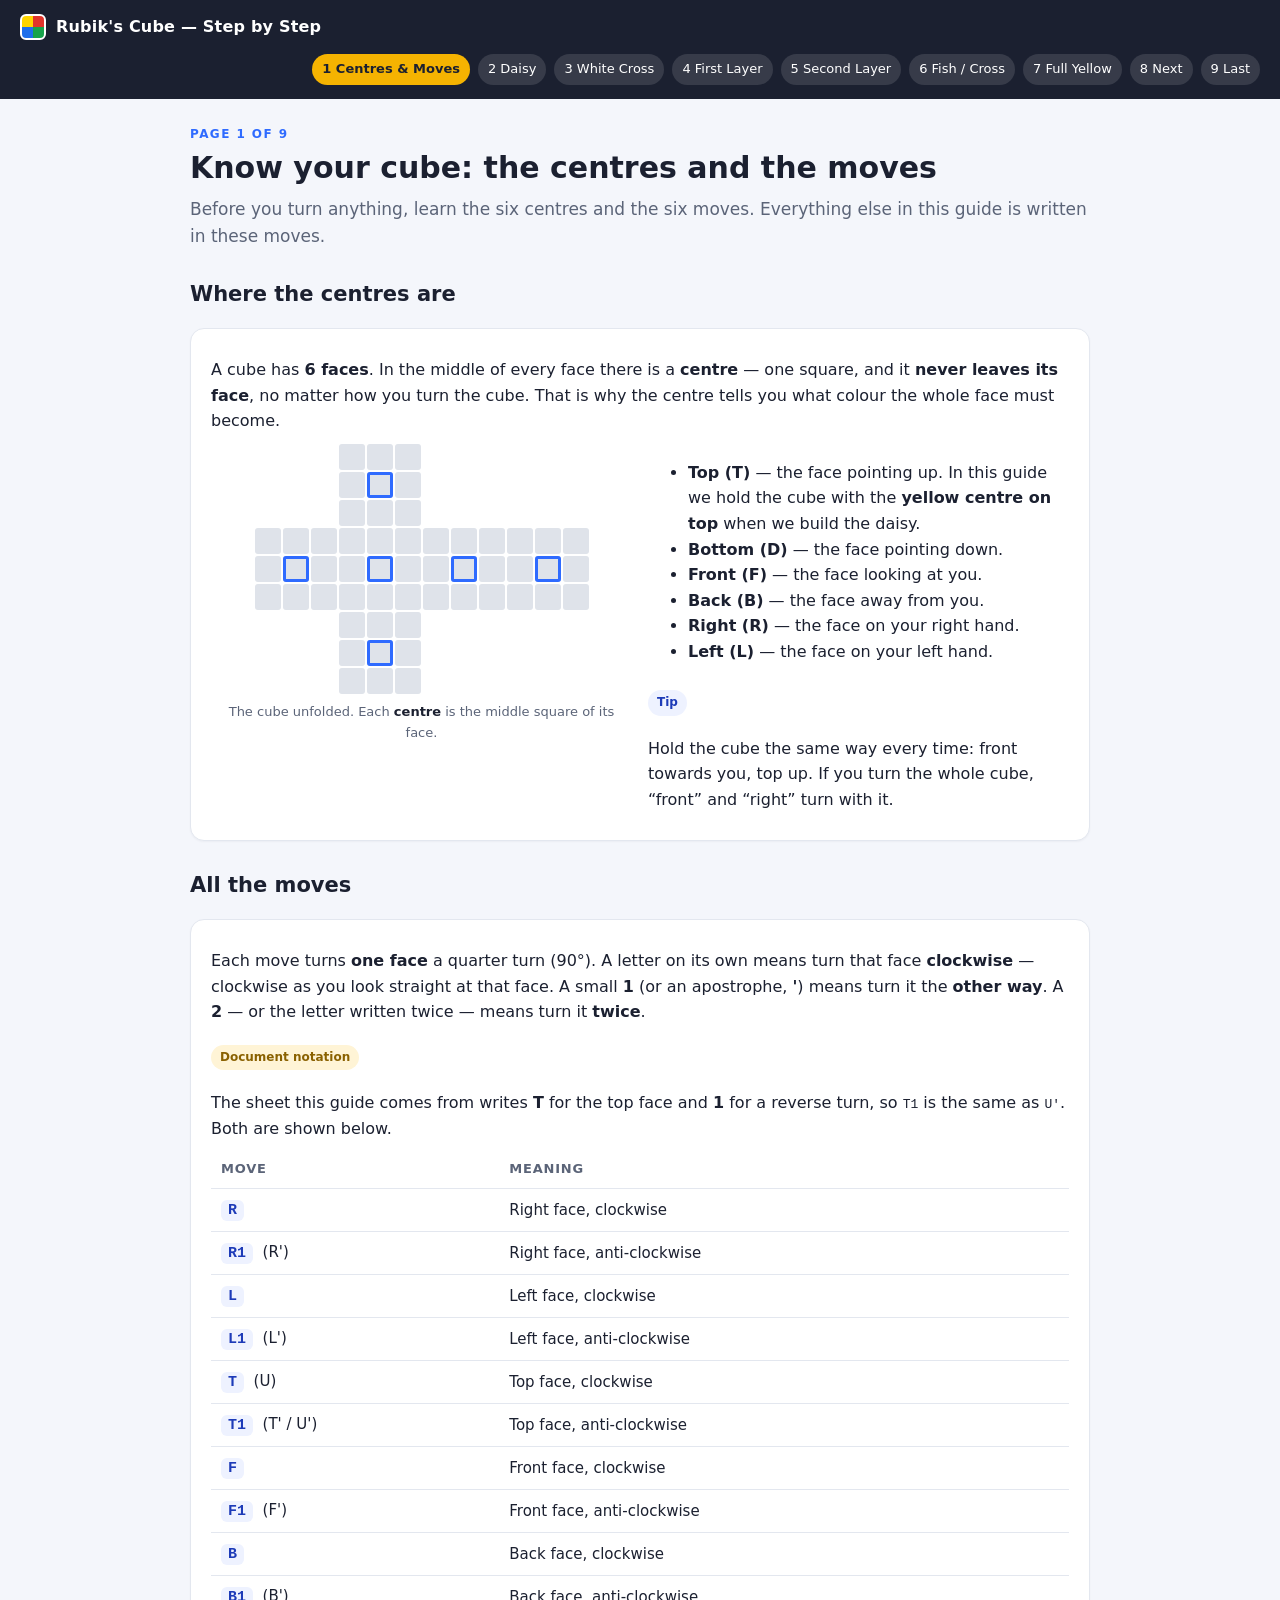
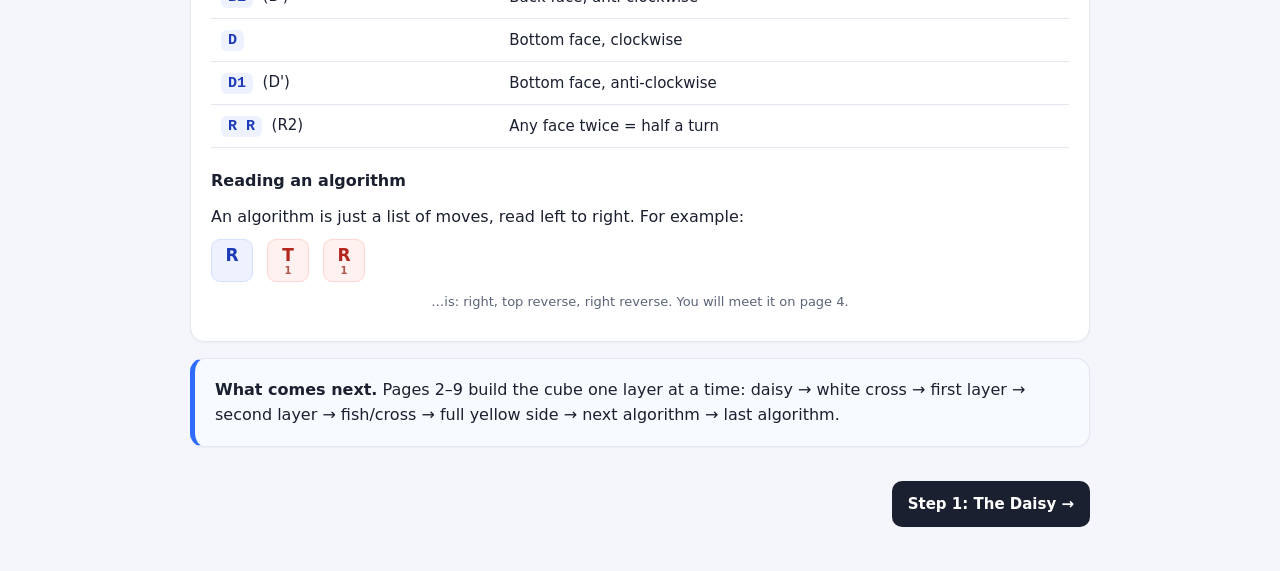
<file: index.html>
<!DOCTYPE html>
<html lang="en">
<head>
<meta charset="utf-8">
<meta name="viewport" content="width=device-width, initial-scale=1">
<title>1 · Centres &amp; Moves — How to Solve the Rubik's Cube</title>
<link rel="stylesheet" href="style.css">
</head>
<body>
<header class="top">
  <span class="logo"><span class="cube-ico"></span> Rubik's Cube — Step by Step</span>
  <nav>
    <a href="index.html">1 Centres &amp; Moves</a>
    <a href="02-daisy.html">2 Daisy</a>
    <a href="03-white-cross.html">3 White Cross</a>
    <a href="04-first-layer.html">4 First Layer</a>
    <a href="05-second-layer.html">5 Second Layer</a>
    <a href="06-fish-cross.html">6 Fish / Cross</a>
    <a href="07-yellow-side.html">7 Full Yellow</a>
    <a href="08-next-algorithm.html">8 Next</a>
    <a href="09-last-algorithm.html">9 Last</a>
  </nav>
</header>

<main>
  <p class="eyebrow">Page 1 of 9</p>
  <h1>Know your cube: the centres and the moves</h1>
  <p class="lead">Before you turn anything, learn the six centres and the six moves. Everything else in this
  guide is written in these moves.</p>

  <h2>Where the centres are</h2>
  <div class="card">
    <p>A cube has <b>6 faces</b>. In the middle of every face there is a <b>centre</b> — one square, and it
    <b>never leaves its face</b>, no matter how you turn the cube. That is why the centre tells you what colour
    the whole face must become.</p>
    <div class="grid2">
      <div class="face-wrap">
        <div class="net" id="net"></div>
        <div class="face-cap">The cube unfolded. Each <b>centre</b> is the middle square of its face.</div>
      </div>
      <div>
        <ul>
          <li><b>Top (T)</b> — the face pointing up. In this guide we hold the cube with the
              <b>yellow centre on top</b> when we build the daisy.</li>
          <li><b>Bottom (D)</b> — the face pointing down.</li>
          <li><b>Front (F)</b> — the face looking at you.</li>
          <li><b>Back (B)</b> — the face away from you.</li>
          <li><b>Right (R)</b> — the face on your right hand.</li>
          <li><b>Left (L)</b> — the face on your left hand.</li>
        </ul>
        <p class="pill">Tip</p>
        <p>Hold the cube the same way every time: front towards you, top up. If you turn the whole cube,
        “front” and “right” turn with it.</p>
      </div>
    </div>
  </div>

  <h2>All the moves</h2>
  <div class="card">
    <p>Each move turns <b>one face</b> a quarter turn (90°). A letter on its own means turn that face
    <b>clockwise</b> — clockwise as you look straight at that face. A small <b>1</b> (or an apostrophe, <b>'</b>)
    means turn it the <b>other way</b>. A <b>2</b> — or the letter written twice — means turn it <b>twice</b>.</p>
    <p class="pill doc">Document notation</p>
    <p>The sheet this guide comes from writes <b>T</b> for the top face and <b>1</b> for a reverse turn, so
    <code>T1</code> is the same as <code>U'</code>. Both are shown below.</p>
    <table class="moves">
      <tr><th>Move</th><th>Meaning</th></tr>
      <tr><td><code>R</code></td><td>Right face, clockwise</td></tr>
      <tr><td><code>R1</code> &nbsp;(R')</td><td>Right face, anti-clockwise</td></tr>
      <tr><td><code>L</code></td><td>Left face, clockwise</td></tr>
      <tr><td><code>L1</code> &nbsp;(L')</td><td>Left face, anti-clockwise</td></tr>
      <tr><td><code>T</code> &nbsp;(U)</td><td>Top face, clockwise</td></tr>
      <tr><td><code>T1</code> &nbsp;(T' / U')</td><td>Top face, anti-clockwise</td></tr>
      <tr><td><code>F</code></td><td>Front face, clockwise</td></tr>
      <tr><td><code>F1</code> &nbsp;(F')</td><td>Front face, anti-clockwise</td></tr>
      <tr><td><code>B</code></td><td>Back face, clockwise</td></tr>
      <tr><td><code>B1</code> &nbsp;(B')</td><td>Back face, anti-clockwise</td></tr>
      <tr><td><code>D</code></td><td>Bottom face, clockwise</td></tr>
      <tr><td><code>D1</code> &nbsp;(D')</td><td>Bottom face, anti-clockwise</td></tr>
      <tr><td><code>R R</code> &nbsp;(R2)</td><td>Any face twice = half a turn</td></tr>
    </table>
    <h3>Reading an algorithm</h3>
    <p>An algorithm is just a list of moves, read left to right. For example:</p>
    <div class="alg" id="demo"></div>
    <p class="face-cap">…is: right, top reverse, right reverse. You will meet it on page 4.</p>
  </div>

  <div class="card tip">
    <b>What comes next.</b> Pages 2–9 build the cube one layer at a time: daisy → white cross → first layer →
    second layer → fish/cross → full yellow side → next algorithm → last algorithm.
  </div>

  <div class="steps-nav">
    <span class="spacer"></span>
    <a href="02-daisy.html">Step 1: The Daisy →</a>
  </div>
</main>

<script src="cube.js"></script>
<script>
  drawNet("#net", {
    U: "xxxxwxxxx", R: "xxxxrxxxx", F: "xxxxgxxxx",
    L: "xxxxoxxxx", B: "xxxxbxxxx", D: "xxxxyxxxx"
  }, ["U4","R4","F4","L4","B4","D4"]);
  drawAlg("#demo", "R T' R'");
</script>
</body>
</html>
</file>
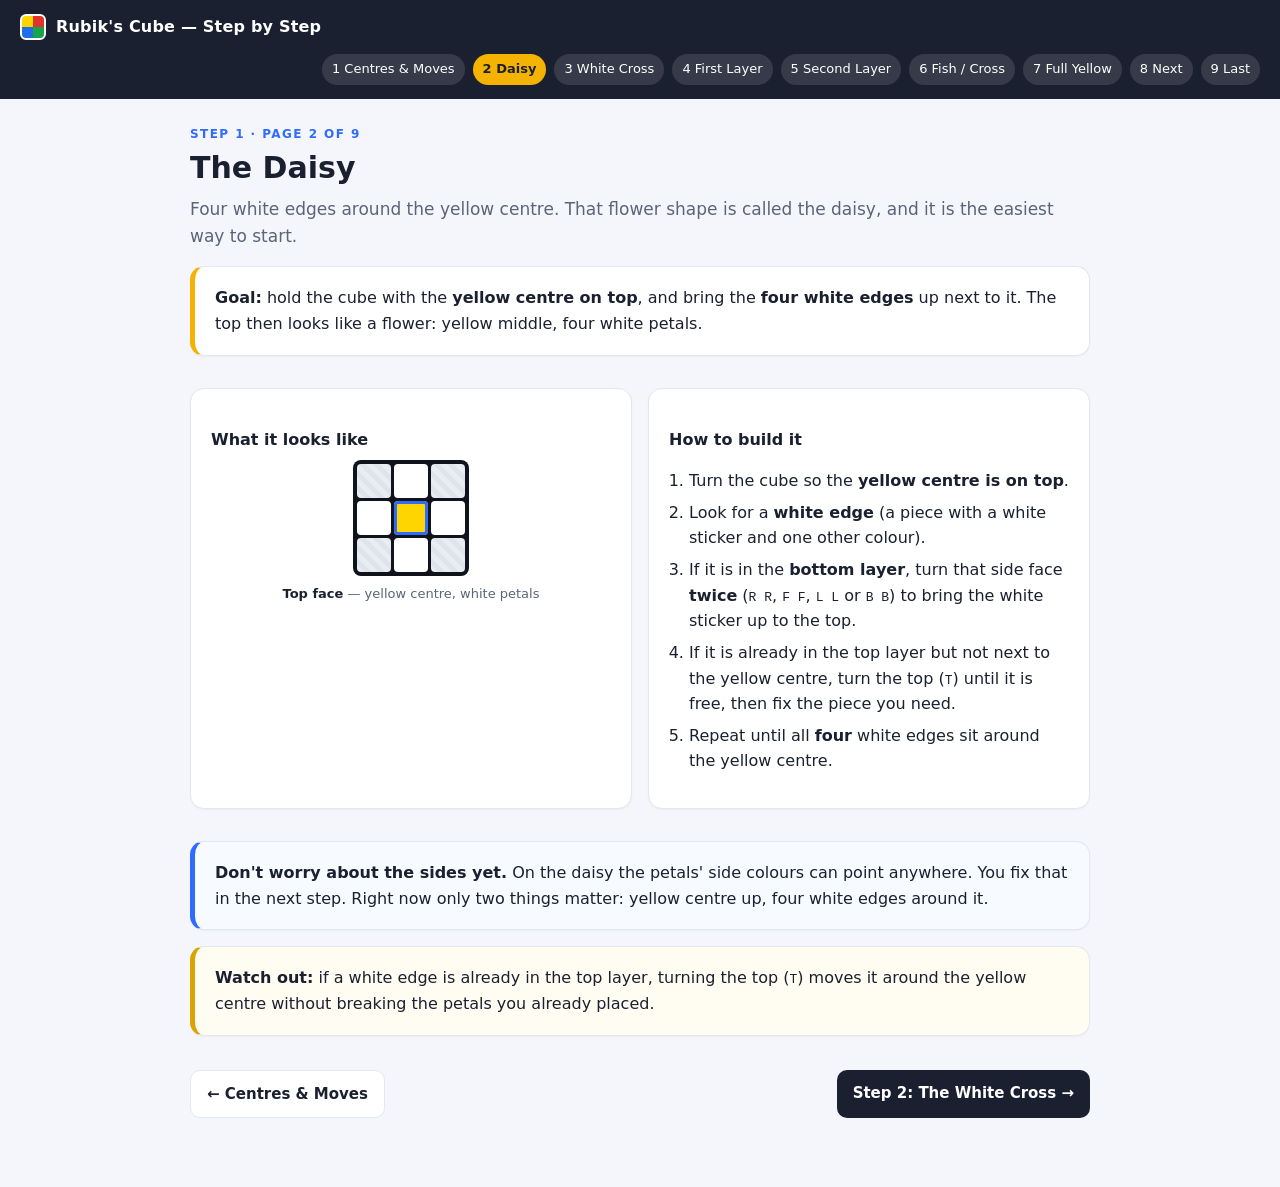
<file: 02-daisy.html>
<!DOCTYPE html>
<html lang="en">
<head>
<meta charset="utf-8">
<meta name="viewport" content="width=device-width, initial-scale=1">
<title>2 · Step 1: The Daisy — How to Solve the Rubik's Cube</title>
<link rel="stylesheet" href="style.css">
</head>
<body>
<header class="top">
  <span class="logo"><span class="cube-ico"></span> Rubik's Cube — Step by Step</span>
  <nav>
    <a href="index.html">1 Centres &amp; Moves</a>
    <a href="02-daisy.html">2 Daisy</a>
    <a href="03-white-cross.html">3 White Cross</a>
    <a href="04-first-layer.html">4 First Layer</a>
    <a href="05-second-layer.html">5 Second Layer</a>
    <a href="06-fish-cross.html">6 Fish / Cross</a>
    <a href="07-yellow-side.html">7 Full Yellow</a>
    <a href="08-next-algorithm.html">8 Next</a>
    <a href="09-last-algorithm.html">9 Last</a>
  </nav>
</header>

<main>
  <p class="eyebrow">Step 1 · Page 2 of 9</p>
  <h1>The Daisy</h1>
  <p class="lead">Four white edges around the yellow centre. That flower shape is called the daisy, and it is
  the easiest way to start.</p>

  <div class="card goal">
    <b>Goal:</b> hold the cube with the <b>yellow centre on top</b>, and bring the <b>four white edges</b> up
    next to it. The top then looks like a flower: yellow middle, four white petals.
  </div>

  <div class="grid2">
    <div class="card">
      <h3>What it looks like</h3>
      <div class="face-wrap">
        <div class="face" id="f-top"></div>
        <div class="face-cap"><b>Top face</b> — yellow centre, white petals</div>
      </div>
    </div>
    <div class="card">
      <h3>How to build it</h3>
      <ol class="steps">
        <li>Turn the cube so the <b>yellow centre is on top</b>.</li>
        <li>Look for a <b>white edge</b> (a piece with a white sticker and one other colour).</li>
        <li>If it is in the <b>bottom layer</b>, turn that side face <b>twice</b> (<code>R R</code>, <code>F F</code>,
            <code>L L</code> or <code>B B</code>) to bring the white sticker up to the top.</li>
        <li>If it is already in the top layer but not next to the yellow centre, turn the top
            (<code>T</code>) until it is free, then fix the piece you need.</li>
        <li>Repeat until all <b>four</b> white edges sit around the yellow centre.</li>
      </ol>
    </div>
  </div>

  <div class="card tip">
    <b>Don't worry about the sides yet.</b> On the daisy the petals' side colours can point anywhere. You fix
    that in the next step. Right now only two things matter: yellow centre up, four white edges around it.
  </div>

  <div class="card note">
    <b>Watch out:</b> if a white edge is already in the top layer, turning the top (<code>T</code>) moves it
    around the yellow centre without breaking the petals you already placed.
  </div>

  <div class="steps-nav">
    <a class="ghost" href="index.html">← Centres &amp; Moves</a>
    <a href="03-white-cross.html">Step 2: The White Cross →</a>
  </div>
</main>

<script src="cube.js"></script>
<script>drawFace("#f-top", "xwxwywxwx", [4]);</script>
</body>
</html>
</file>
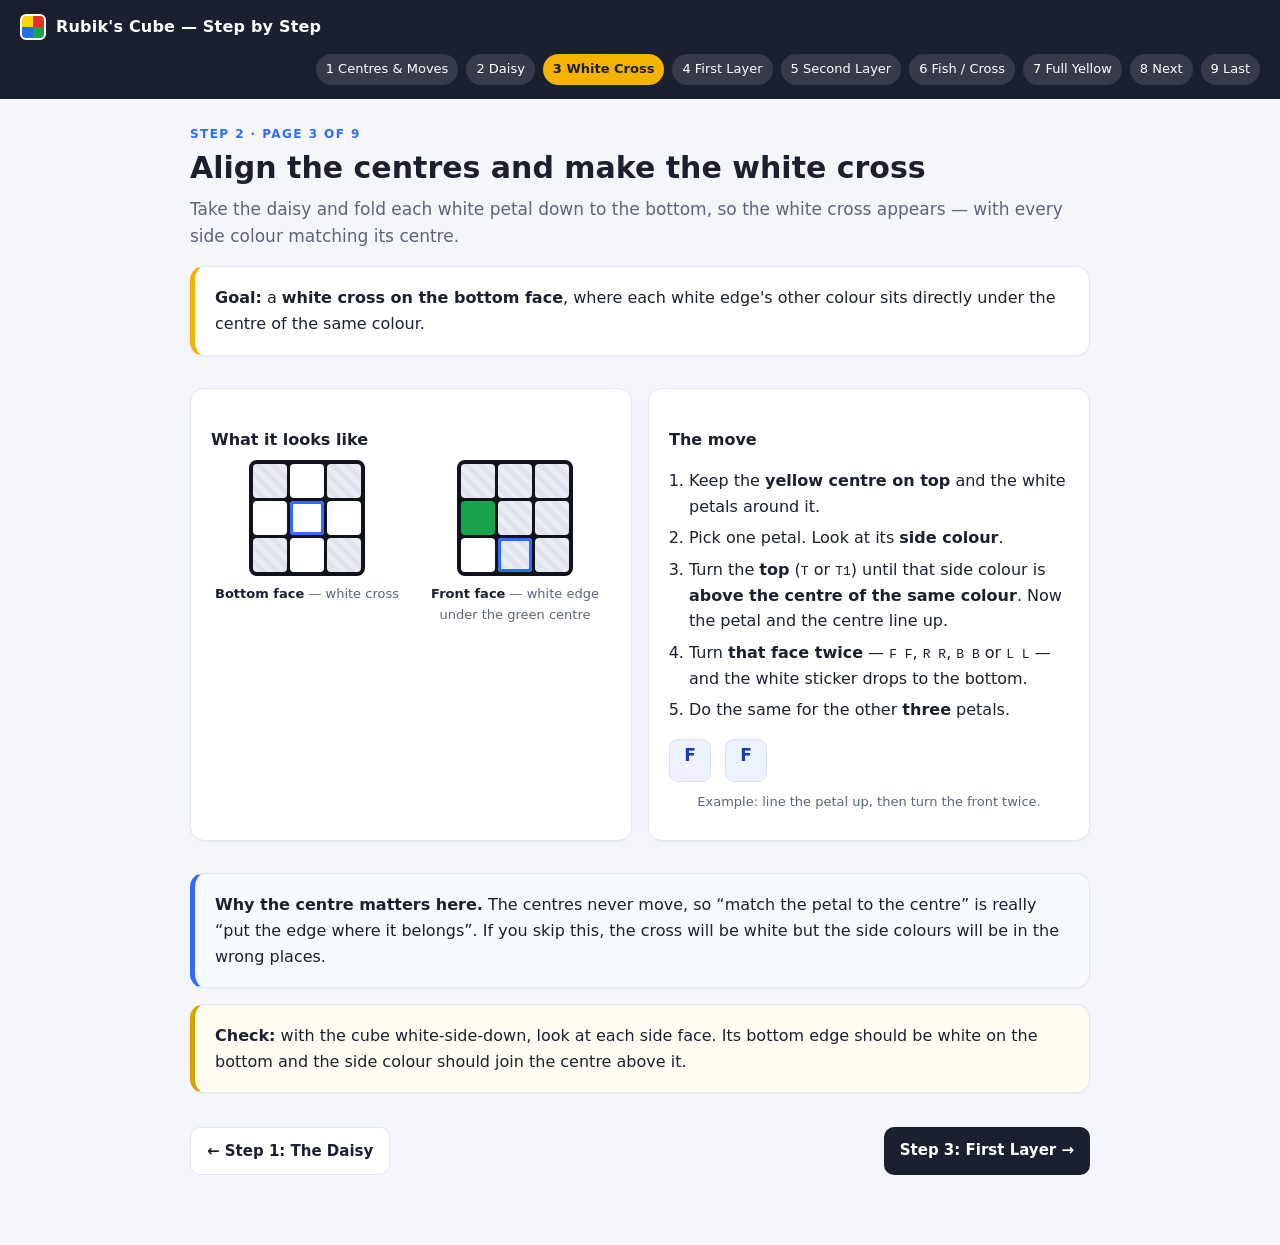
<file: 03-white-cross.html>
<!DOCTYPE html>
<html lang="en">
<head>
<meta charset="utf-8">
<meta name="viewport" content="width=device-width, initial-scale=1">
<title>3 · Step 2: The White Cross — How to Solve the Rubik's Cube</title>
<link rel="stylesheet" href="style.css">
</head>
<body>
<header class="top">
  <span class="logo"><span class="cube-ico"></span> Rubik's Cube — Step by Step</span>
  <nav>
    <a href="index.html">1 Centres &amp; Moves</a>
    <a href="02-daisy.html">2 Daisy</a>
    <a href="03-white-cross.html">3 White Cross</a>
    <a href="04-first-layer.html">4 First Layer</a>
    <a href="05-second-layer.html">5 Second Layer</a>
    <a href="06-fish-cross.html">6 Fish / Cross</a>
    <a href="07-yellow-side.html">7 Full Yellow</a>
    <a href="08-next-algorithm.html">8 Next</a>
    <a href="09-last-algorithm.html">9 Last</a>
  </nav>
</header>

<main>
  <p class="eyebrow">Step 2 · Page 3 of 9</p>
  <h1>Align the centres and make the white cross</h1>
  <p class="lead">Take the daisy and fold each white petal down to the bottom, so the white cross appears —
  with every side colour matching its centre.</p>

  <div class="card goal">
    <b>Goal:</b> a <b>white cross on the bottom face</b>, where each white edge's other colour sits directly
    under the centre of the same colour.
  </div>

  <div class="grid2">
    <div class="card">
      <h3>What it looks like</h3>
      <div class="grid2">
        <div class="face-wrap">
          <div class="face" id="f-down"></div>
          <div class="face-cap"><b>Bottom face</b> — white cross</div>
        </div>
        <div class="face-wrap">
          <div class="face" id="f-front"></div>
          <div class="face-cap"><b>Front face</b> — white edge under the green centre</div>
        </div>
      </div>
    </div>
    <div class="card">
      <h3>The move</h3>
      <ol class="steps">
        <li>Keep the <b>yellow centre on top</b> and the white petals around it.</li>
        <li>Pick one petal. Look at its <b>side colour</b>.</li>
        <li>Turn the <b>top</b> (<code>T</code> or <code>T1</code>) until that side colour is
            <b>above the centre of the same colour</b>. Now the petal and the centre line up.</li>
        <li>Turn <b>that face twice</b> — <code>F F</code>, <code>R R</code>, <code>B B</code> or <code>L L</code> —
            and the white sticker drops to the bottom.</li>
        <li>Do the same for the other <b>three</b> petals.</li>
      </ol>
      <div class="alg" id="alg"></div>
      <p class="face-cap">Example: line the petal up, then turn the front twice.</p>
    </div>
  </div>

  <div class="card tip">
    <b>Why the centre matters here.</b> The centres never move, so “match the petal to the centre” is really
    “put the edge where it belongs”. If you skip this, the cross will be white but the side colours will be
    in the wrong places.
  </div>

  <div class="card note">
    <b>Check:</b> with the cube white-side-down, look at each side face. Its bottom edge should be white on
    the bottom and the side colour should join the centre above it.
  </div>

  <div class="steps-nav">
    <a class="ghost" href="02-daisy.html">← Step 1: The Daisy</a>
    <a href="04-first-layer.html">Step 3: First Layer →</a>
  </div>
</main>

<script src="cube.js"></script>
<script>
  drawFace("#f-down", "xwxwwwxwx", [4]);
  drawFace("#f-front", "xxxgxxwx", [7]);
  drawAlg("#alg", "F F");
</script>
</body>
</html>
</file>
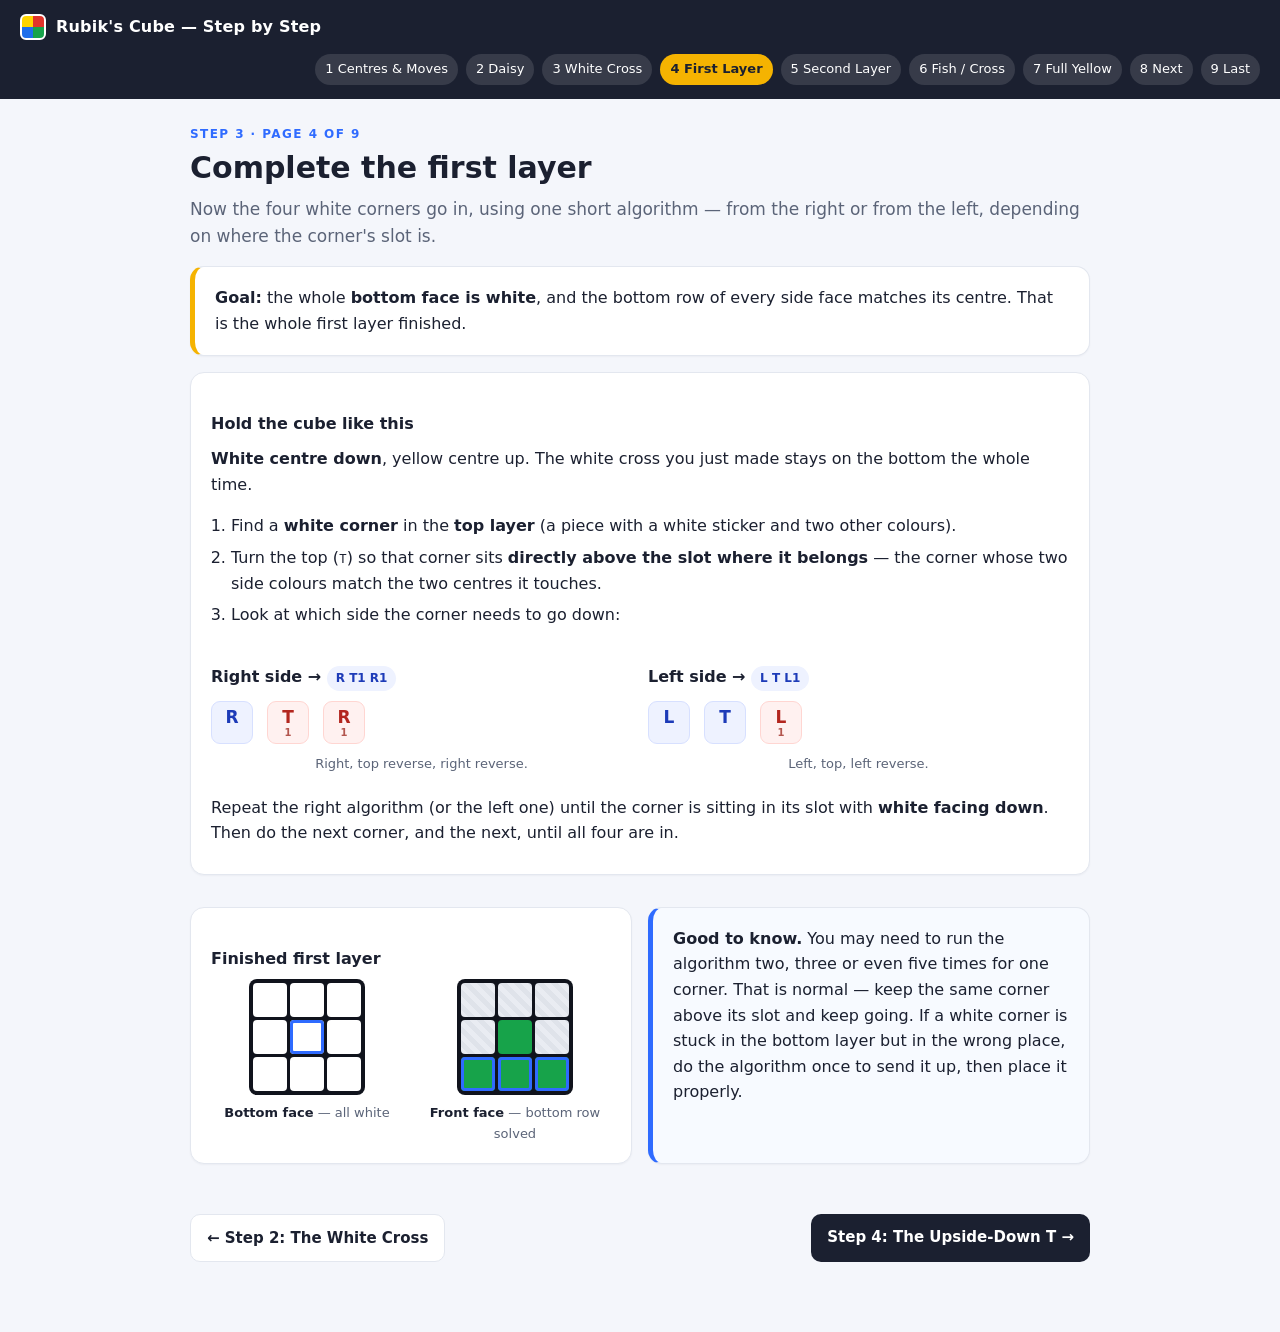
<file: 04-first-layer.html>
<!DOCTYPE html>
<html lang="en">
<head>
<meta charset="utf-8">
<meta name="viewport" content="width=device-width, initial-scale=1">
<title>4 · Step 3: Complete the First Layer — How to Solve the Rubik's Cube</title>
<link rel="stylesheet" href="style.css">
</head>
<body>
<header class="top">
  <span class="logo"><span class="cube-ico"></span> Rubik's Cube — Step by Step</span>
  <nav>
    <a href="index.html">1 Centres &amp; Moves</a>
    <a href="02-daisy.html">2 Daisy</a>
    <a href="03-white-cross.html">3 White Cross</a>
    <a href="04-first-layer.html">4 First Layer</a>
    <a href="05-second-layer.html">5 Second Layer</a>
    <a href="06-fish-cross.html">6 Fish / Cross</a>
    <a href="07-yellow-side.html">7 Full Yellow</a>
    <a href="08-next-algorithm.html">8 Next</a>
    <a href="09-last-algorithm.html">9 Last</a>
  </nav>
</header>

<main>
  <p class="eyebrow">Step 3 · Page 4 of 9</p>
  <h1>Complete the first layer</h1>
  <p class="lead">Now the four white corners go in, using one short algorithm — from the right or from the
  left, depending on where the corner's slot is.</p>

  <div class="card goal">
    <b>Goal:</b> the whole <b>bottom face is white</b>, and the bottom row of every side face matches its
    centre. That is the whole first layer finished.
  </div>

  <div class="card">
    <h3>Hold the cube like this</h3>
    <p><b>White centre down</b>, yellow centre up. The white cross you just made stays on the bottom the whole
    time.</p>
    <ol class="steps">
      <li>Find a <b>white corner</b> in the <b>top layer</b> (a piece with a white sticker and two other
          colours).</li>
      <li>Turn the top (<code>T</code>) so that corner sits <b>directly above the slot where it belongs</b> —
          the corner whose two side colours match the two centres it touches.</li>
      <li>Look at which side the corner needs to go down:</li>
    </ol>
    <div class="grid2">
      <div>
        <h3>Right side → <span class="pill">R T1 R1</span></h3>
        <div class="alg" id="alg-right"></div>
        <p class="face-cap">Right, top reverse, right reverse.</p>
      </div>
      <div>
        <h3>Left side → <span class="pill">L T L1</span></h3>
        <div class="alg" id="alg-left"></div>
        <p class="face-cap">Left, top, left reverse.</p>
      </div>
    </div>
    <p>Repeat the right algorithm (or the left one) until the corner is sitting in its slot with
    <b>white facing down</b>. Then do the next corner, and the next, until all four are in.</p>
  </div>

  <div class="grid2">
    <div class="card">
      <h3>Finished first layer</h3>
      <div class="grid2">
        <div class="face-wrap">
          <div class="face" id="f-down"></div>
          <div class="face-cap"><b>Bottom face</b> — all white</div>
        </div>
        <div class="face-wrap">
          <div class="face" id="f-front"></div>
          <div class="face-cap"><b>Front face</b> — bottom row solved</div>
        </div>
      </div>
    </div>
    <div class="card tip">
      <b>Good to know.</b> You may need to run the algorithm two, three or even five times for one corner.
      That is normal — keep the same corner above its slot and keep going. If a white corner is stuck in the
      bottom layer but in the wrong place, do the algorithm once to send it up, then place it properly.
    </div>
  </div>

  <div class="steps-nav">
    <a class="ghost" href="03-white-cross.html">← Step 2: The White Cross</a>
    <a href="05-second-layer.html">Step 4: The Upside-Down T →</a>
  </div>
</main>

<script src="cube.js"></script>
<script>
  drawFace("#f-down", "wwwwwwwww", [4]);
  drawFace("#f-front", "xxxxgxggg", [6,7,8]);
  drawAlg("#alg-right", "R T1 R1");
  drawAlg("#alg-left", "L T L1");
</script>
</body>
</html>
</file>
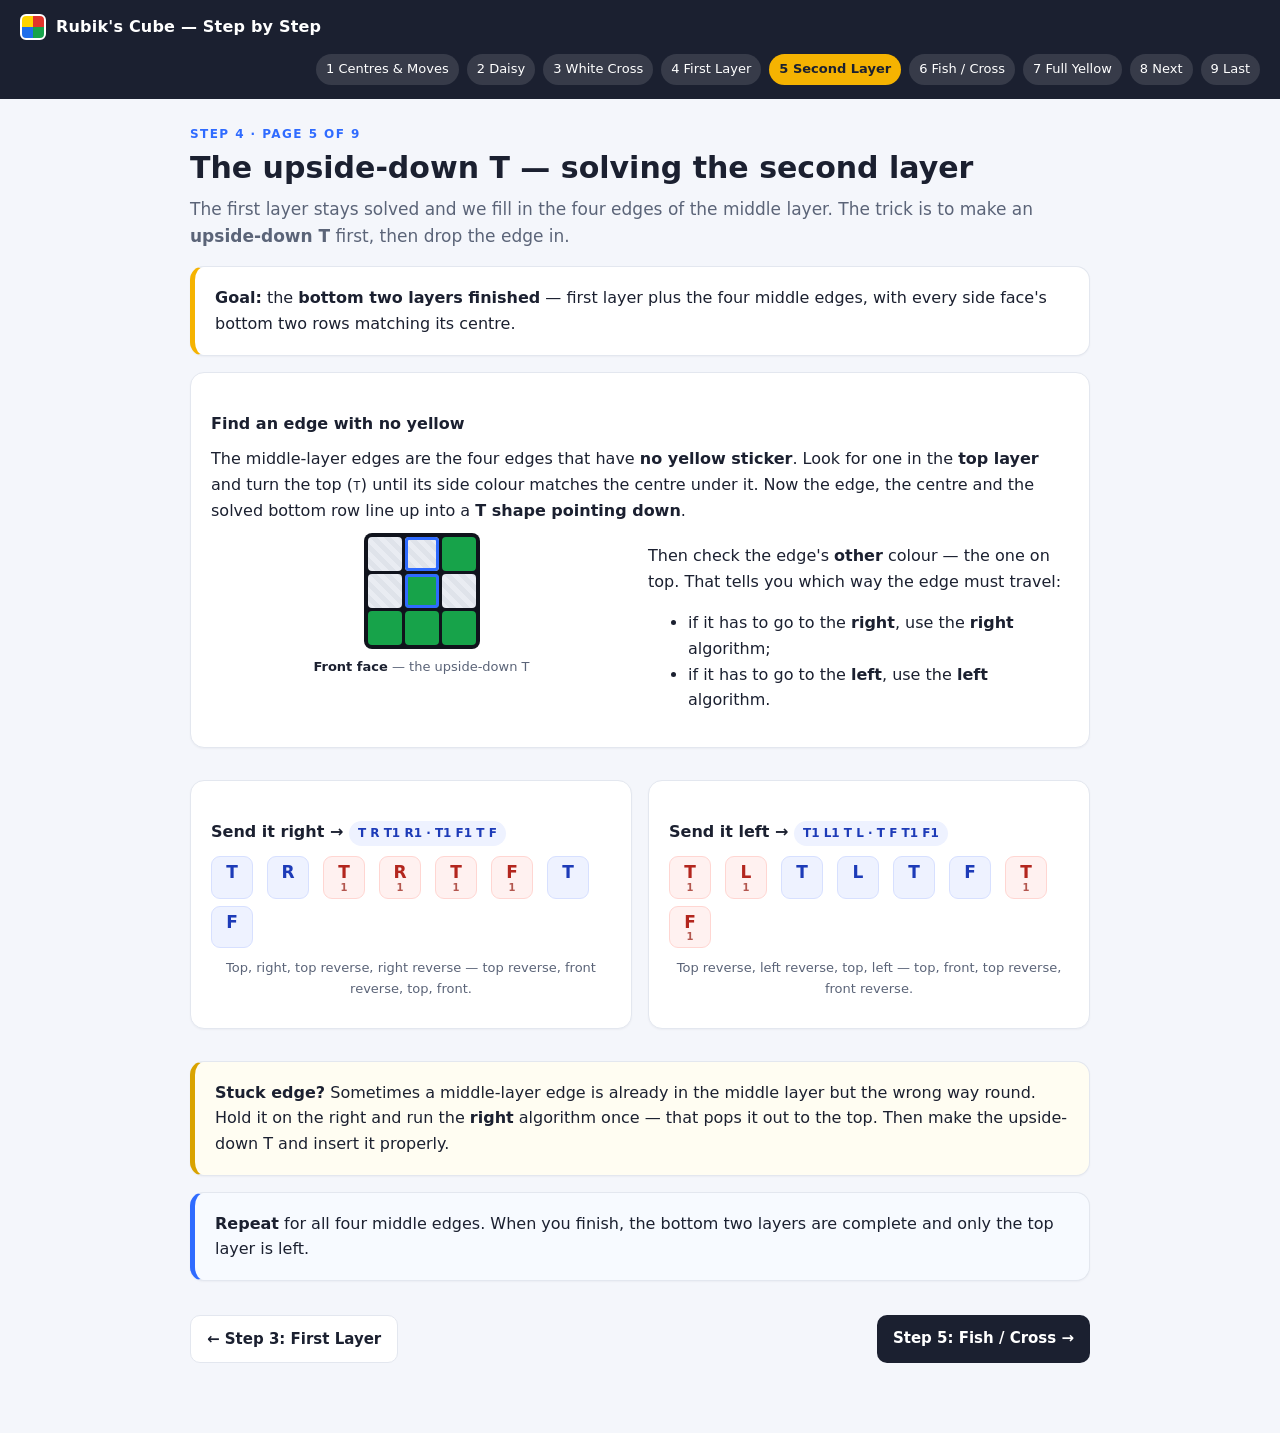
<file: 05-second-layer.html>
<!DOCTYPE html>
<html lang="en">
<head>
<meta charset="utf-8">
<meta name="viewport" content="width=device-width, initial-scale=1">
<title>5 · Step 4: The Upside-Down T — How to Solve the Rubik's Cube</title>
<link rel="stylesheet" href="style.css">
</head>
<body>
<header class="top">
  <span class="logo"><span class="cube-ico"></span> Rubik's Cube — Step by Step</span>
  <nav>
    <a href="index.html">1 Centres &amp; Moves</a>
    <a href="02-daisy.html">2 Daisy</a>
    <a href="03-white-cross.html">3 White Cross</a>
    <a href="04-first-layer.html">4 First Layer</a>
    <a href="05-second-layer.html">5 Second Layer</a>
    <a href="06-fish-cross.html">6 Fish / Cross</a>
    <a href="07-yellow-side.html">7 Full Yellow</a>
    <a href="08-next-algorithm.html">8 Next</a>
    <a href="09-last-algorithm.html">9 Last</a>
  </nav>
</header>

<main>
  <p class="eyebrow">Step 4 · Page 5 of 9</p>
  <h1>The upside-down T — solving the second layer</h1>
  <p class="lead">The first layer stays solved and we fill in the four edges of the middle layer. The trick is
  to make an <b>upside-down T</b> first, then drop the edge in.</p>

  <div class="card goal">
    <b>Goal:</b> the <b>bottom two layers finished</b> — first layer plus the four middle edges, with every
    side face's bottom two rows matching its centre.
  </div>

  <div class="card">
    <h3>Find an edge with no yellow</h3>
    <p>The middle-layer edges are the four edges that have <b>no yellow sticker</b>. Look for one in the
    <b>top layer</b> and turn the top (<code>T</code>) until its side colour matches the centre under it.
    Now the edge, the centre and the solved bottom row line up into a <b>T shape pointing down</b>.</p>
    <div class="grid2">
      <div class="face-wrap">
        <div class="face" id="f-t"></div>
        <div class="face-cap"><b>Front face</b> — the upside-down T</div>
      </div>
      <div>
        <p>Then check the edge's <b>other</b> colour — the one on top. That tells you which way the edge must
        travel:</p>
        <ul>
          <li>if it has to go to the <b>right</b>, use the <b>right</b> algorithm;</li>
          <li>if it has to go to the <b>left</b>, use the <b>left</b> algorithm.</li>
        </ul>
      </div>
    </div>
  </div>

  <div class="grid2">
    <div class="card">
      <h3>Send it right → <span class="pill">T R T1 R1 · T1 F1 T F</span></h3>
      <div class="alg" id="alg-right"></div>
      <p class="face-cap">Top, right, top reverse, right reverse — top reverse, front reverse, top, front.</p>
    </div>
    <div class="card">
      <h3>Send it left → <span class="pill">T1 L1 T L · T F T1 F1</span></h3>
      <div class="alg" id="alg-left"></div>
      <p class="face-cap">Top reverse, left reverse, top, left — top, front, top reverse, front reverse.</p>
    </div>
  </div>

  <div class="card note">
    <b>Stuck edge?</b> Sometimes a middle-layer edge is already in the middle layer but the wrong way round.
    Hold it on the right and run the <b>right</b> algorithm once — that pops it out to the top. Then make the
    upside-down T and insert it properly.
  </div>

  <div class="card tip">
    <b>Repeat</b> for all four middle edges. When you finish, the bottom two layers are complete and only the
    top layer is left.
  </div>

  <div class="steps-nav">
    <a class="ghost" href="04-first-layer.html">← Step 3: First Layer</a>
    <a href="06-fish-cross.html">Step 5: Fish / Cross →</a>
  </div>
</main>

<script src="cube.js"></script>
<script>
  drawFace("#f-t", "xxgxgxggg", [1,4]);
  drawAlg("#alg-right", "T R T1 R1 T1 F1 T F");
  drawAlg("#alg-left", "T1 L1 T L T F T1 F1");
</script>
</body>
</html>
</file>
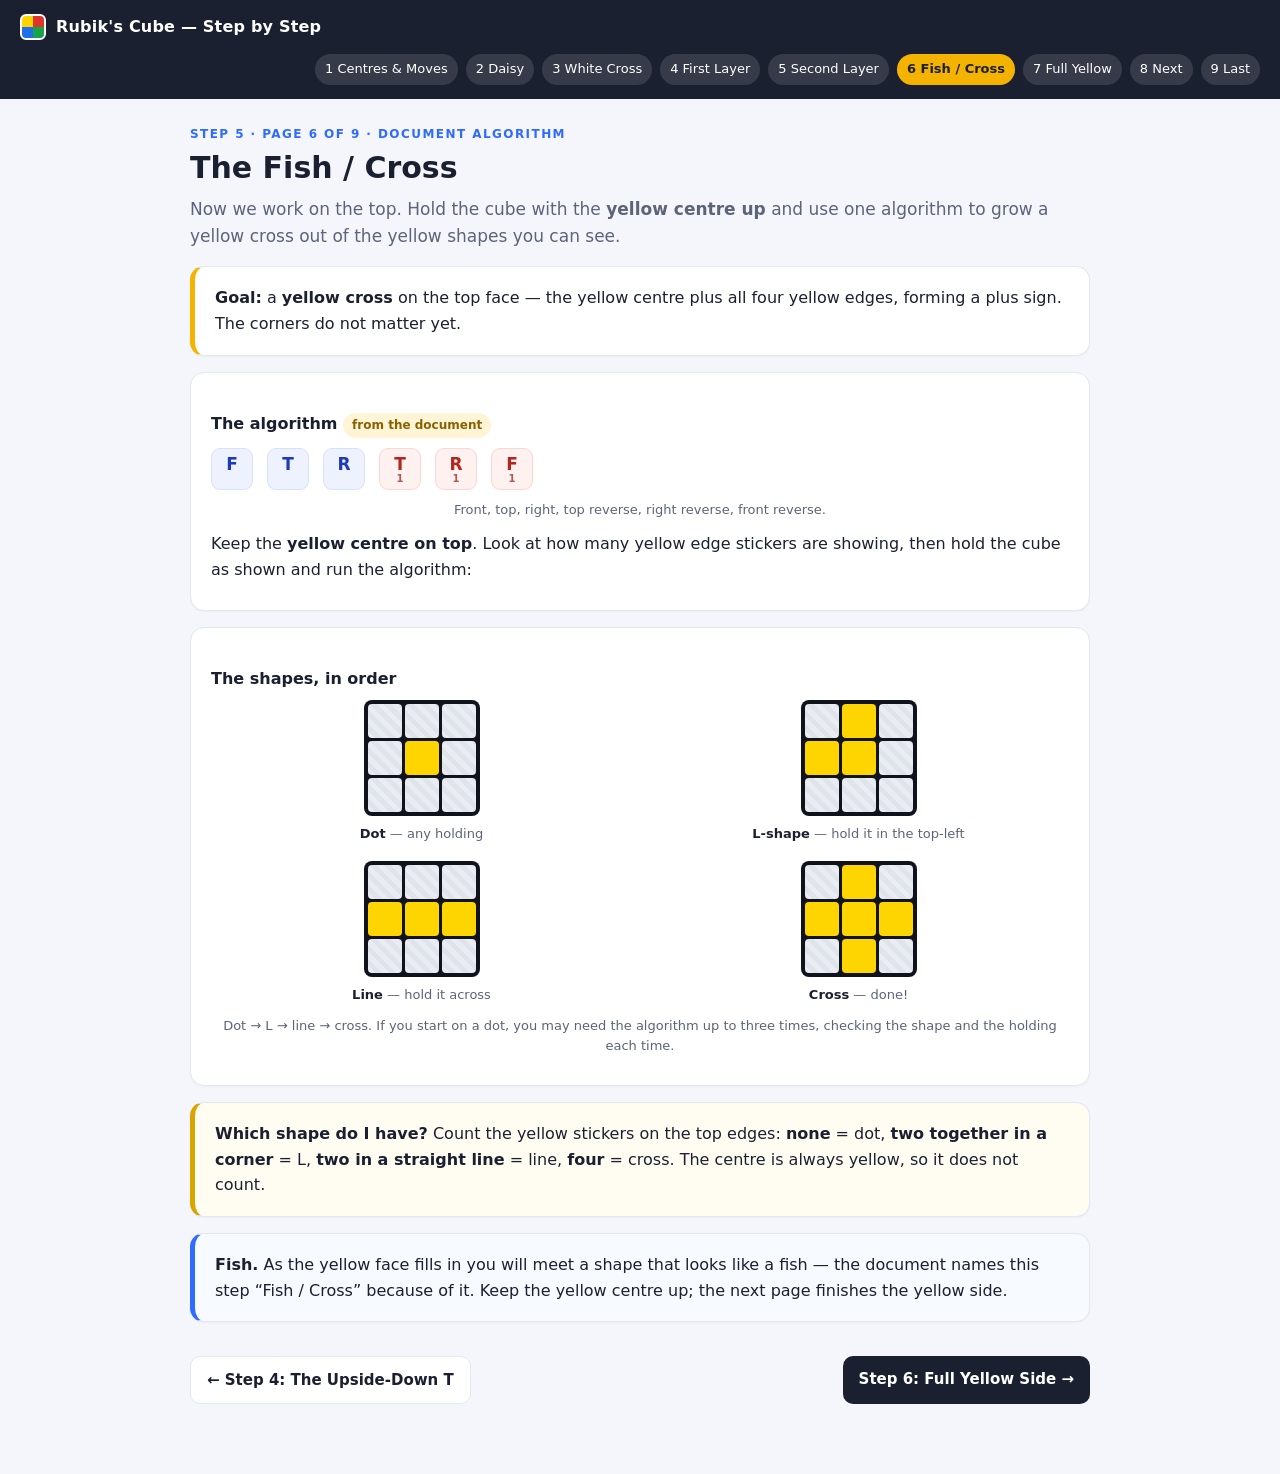
<file: 06-fish-cross.html>
<!DOCTYPE html>
<html lang="en">
<head>
<meta charset="utf-8">
<meta name="viewport" content="width=device-width, initial-scale=1">
<title>6 · Step 5: Fish / Cross — How to Solve the Rubik's Cube</title>
<link rel="stylesheet" href="style.css">
</head>
<body>
<header class="top">
  <span class="logo"><span class="cube-ico"></span> Rubik's Cube — Step by Step</span>
  <nav>
    <a href="index.html">1 Centres &amp; Moves</a>
    <a href="02-daisy.html">2 Daisy</a>
    <a href="03-white-cross.html">3 White Cross</a>
    <a href="04-first-layer.html">4 First Layer</a>
    <a href="05-second-layer.html">5 Second Layer</a>
    <a href="06-fish-cross.html">6 Fish / Cross</a>
    <a href="07-yellow-side.html">7 Full Yellow</a>
    <a href="08-next-algorithm.html">8 Next</a>
    <a href="09-last-algorithm.html">9 Last</a>
  </nav>
</header>

<main>
  <p class="eyebrow">Step 5 · Page 6 of 9 · Document algorithm</p>
  <h1>The Fish / Cross</h1>
  <p class="lead">Now we work on the top. Hold the cube with the <b>yellow centre up</b> and use one algorithm
  to grow a yellow cross out of the yellow shapes you can see.</p>

  <div class="card goal">
    <b>Goal:</b> a <b>yellow cross</b> on the top face — the yellow centre plus all four yellow edges, forming
    a plus sign. The corners do not matter yet.
  </div>

  <div class="card">
    <h3>The algorithm <span class="pill doc">from the document</span></h3>
    <div class="alg" id="alg"></div>
    <p class="face-cap">Front, top, right, top reverse, right reverse, front reverse.</p>
    <p>Keep the <b>yellow centre on top</b>. Look at how many yellow edge stickers are showing, then hold the
    cube as shown and run the algorithm:</p>
  </div>

  <div class="card">
    <h3>The shapes, in order</h3>
    <div class="grid2">
      <div class="face-wrap">
        <div class="face" id="s-dot"></div>
        <div class="face-cap"><b>Dot</b> — any holding</div>
      </div>
      <div class="face-wrap">
        <div class="face" id="s-l"></div>
        <div class="face-cap"><b>L-shape</b> — hold it in the top-left</div>
      </div>
      <div class="face-wrap">
        <div class="face" id="s-line"></div>
        <div class="face-cap"><b>Line</b> — hold it across</div>
      </div>
      <div class="face-wrap">
        <div class="face" id="s-cross"></div>
        <div class="face-cap"><b>Cross</b> — done!</div>
      </div>
    </div>
    <p class="face-cap">Dot → L → line → cross. If you start on a dot, you may need the algorithm up to
    three times, checking the shape and the holding each time.</p>
  </div>

  <div class="card note">
    <b>Which shape do I have?</b> Count the yellow stickers on the top edges: <b>none</b> = dot, <b>two
    together in a corner</b> = L, <b>two in a straight line</b> = line, <b>four</b> = cross. The centre is
    always yellow, so it does not count.
  </div>

  <div class="card tip">
    <b>Fish.</b> As the yellow face fills in you will meet a shape that looks like a fish — the document names
    this step “Fish / Cross” because of it. Keep the yellow centre up; the next page finishes the yellow side.
  </div>

  <div class="steps-nav">
    <a class="ghost" href="05-second-layer.html">← Step 4: The Upside-Down T</a>
    <a href="07-yellow-side.html">Step 6: Full Yellow Side →</a>
  </div>
</main>

<script src="cube.js"></script>
<script>
  drawAlg("#alg", "F T R T1 R1 F1");
  drawFace("#s-dot", "xxxxyxxxx");
  drawFace("#s-l", "xyxyyxxxx");
  drawFace("#s-line", "xxxyyyxxx");
  drawFace("#s-cross", "xyxyyyxyx");
</script>
</body>
</html>
</file>
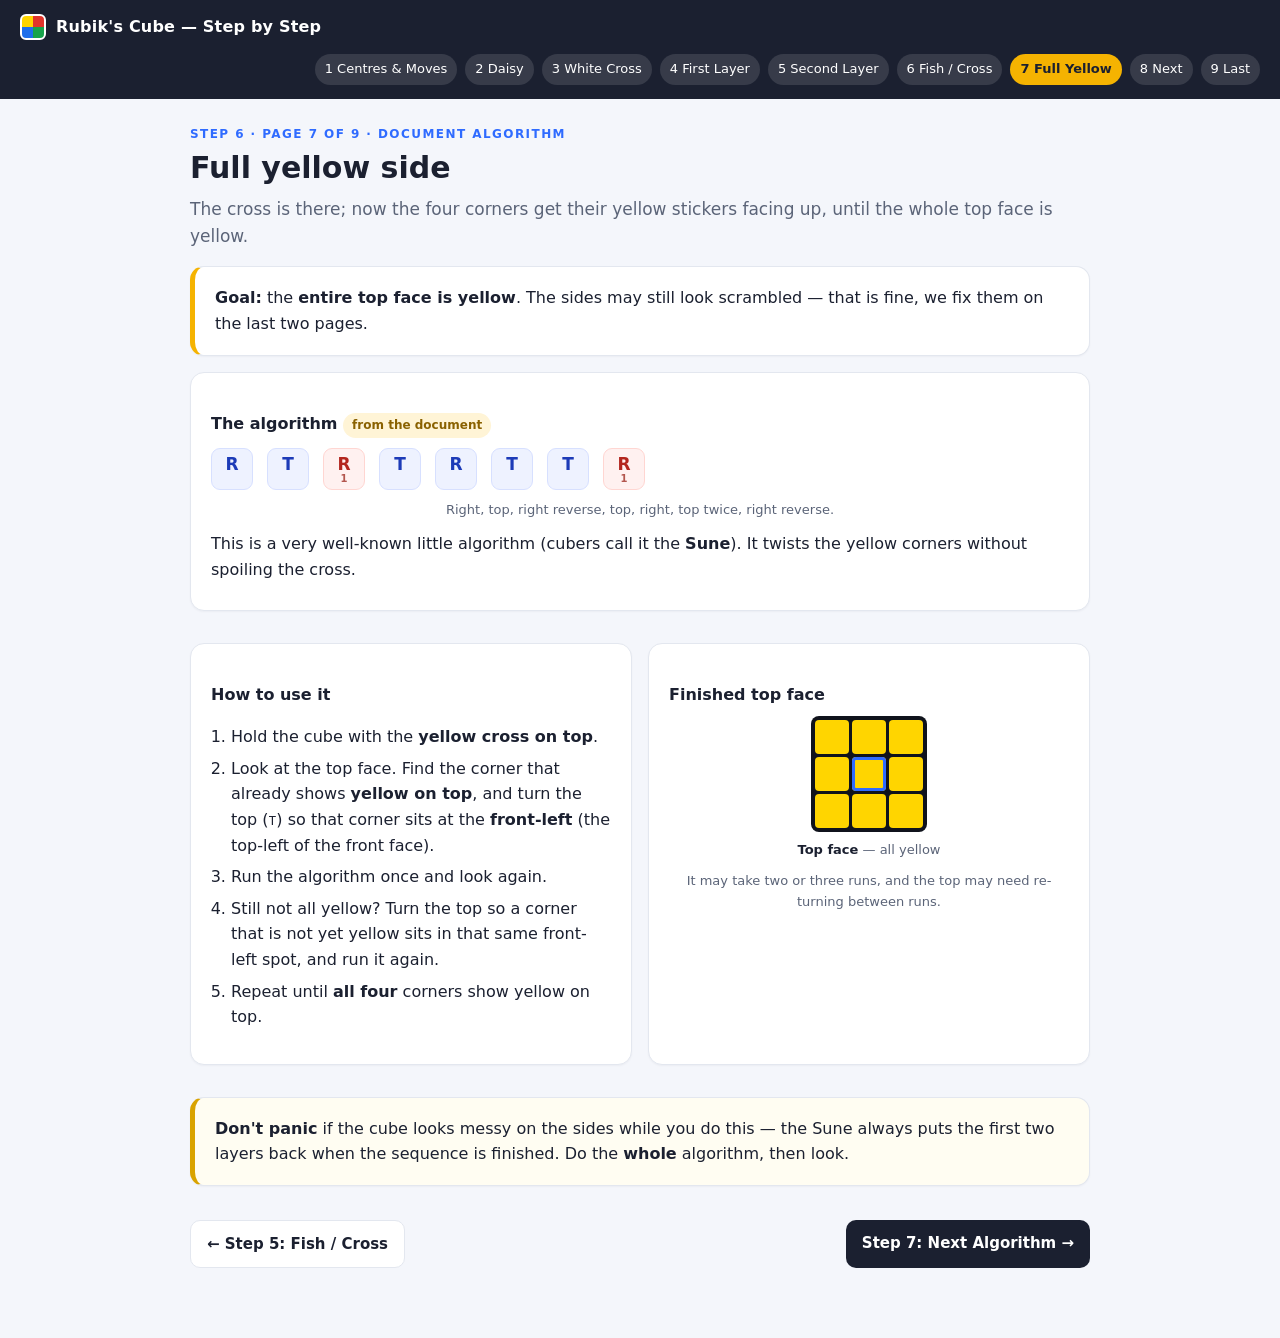
<file: 07-yellow-side.html>
<!DOCTYPE html>
<html lang="en">
<head>
<meta charset="utf-8">
<meta name="viewport" content="width=device-width, initial-scale=1">
<title>7 · Step 6: Full Yellow Side — How to Solve the Rubik's Cube</title>
<link rel="stylesheet" href="style.css">
</head>
<body>
<header class="top">
  <span class="logo"><span class="cube-ico"></span> Rubik's Cube — Step by Step</span>
  <nav>
    <a href="index.html">1 Centres &amp; Moves</a>
    <a href="02-daisy.html">2 Daisy</a>
    <a href="03-white-cross.html">3 White Cross</a>
    <a href="04-first-layer.html">4 First Layer</a>
    <a href="05-second-layer.html">5 Second Layer</a>
    <a href="06-fish-cross.html">6 Fish / Cross</a>
    <a href="07-yellow-side.html">7 Full Yellow</a>
    <a href="08-next-algorithm.html">8 Next</a>
    <a href="09-last-algorithm.html">9 Last</a>
  </nav>
</header>

<main>
  <p class="eyebrow">Step 6 · Page 7 of 9 · Document algorithm</p>
  <h1>Full yellow side</h1>
  <p class="lead">The cross is there; now the four corners get their yellow stickers facing up, until the whole
  top face is yellow.</p>

  <div class="card goal">
    <b>Goal:</b> the <b>entire top face is yellow</b>. The sides may still look scrambled — that is fine, we
    fix them on the last two pages.
  </div>

  <div class="card">
    <h3>The algorithm <span class="pill doc">from the document</span></h3>
    <div class="alg" id="alg"></div>
    <p class="face-cap">Right, top, right reverse, top, right, top twice, right reverse.</p>
    <p>This is a very well-known little algorithm (cubers call it the <b>Sune</b>). It twists the yellow
    corners without spoiling the cross.</p>
  </div>

  <div class="grid2">
    <div class="card">
      <h3>How to use it</h3>
      <ol class="steps">
        <li>Hold the cube with the <b>yellow cross on top</b>.</li>
        <li>Look at the top face. Find the corner that already shows <b>yellow on top</b>, and turn the top
            (<code>T</code>) so that corner sits at the <b>front-left</b> (the top-left of the front face).</li>
        <li>Run the algorithm once and look again.</li>
        <li>Still not all yellow? Turn the top so a corner that is not yet yellow sits in that same
            front-left spot, and run it again.</li>
        <li>Repeat until <b>all four</b> corners show yellow on top.</li>
      </ol>
    </div>
    <div class="card">
      <h3>Finished top face</h3>
      <div class="face-wrap">
        <div class="face" id="f-top"></div>
        <div class="face-cap"><b>Top face</b> — all yellow</div>
      </div>
      <p class="face-cap">It may take two or three runs, and the top may need re-turning between runs.</p>
    </div>
  </div>

  <div class="card note">
    <b>Don't panic</b> if the cube looks messy on the sides while you do this — the Sune always puts the first
    two layers back when the sequence is finished. Do the <b>whole</b> algorithm, then look.
  </div>

  <div class="steps-nav">
    <a class="ghost" href="06-fish-cross.html">← Step 5: Fish / Cross</a>
    <a href="08-next-algorithm.html">Step 7: Next Algorithm →</a>
  </div>
</main>

<script src="cube.js"></script>
<script>
  drawAlg("#alg", "R T R1 T R T T R1");
  drawFace("#f-top", "yyyyyyyyy", [4]);
</script>
</body>
</html>
</file>
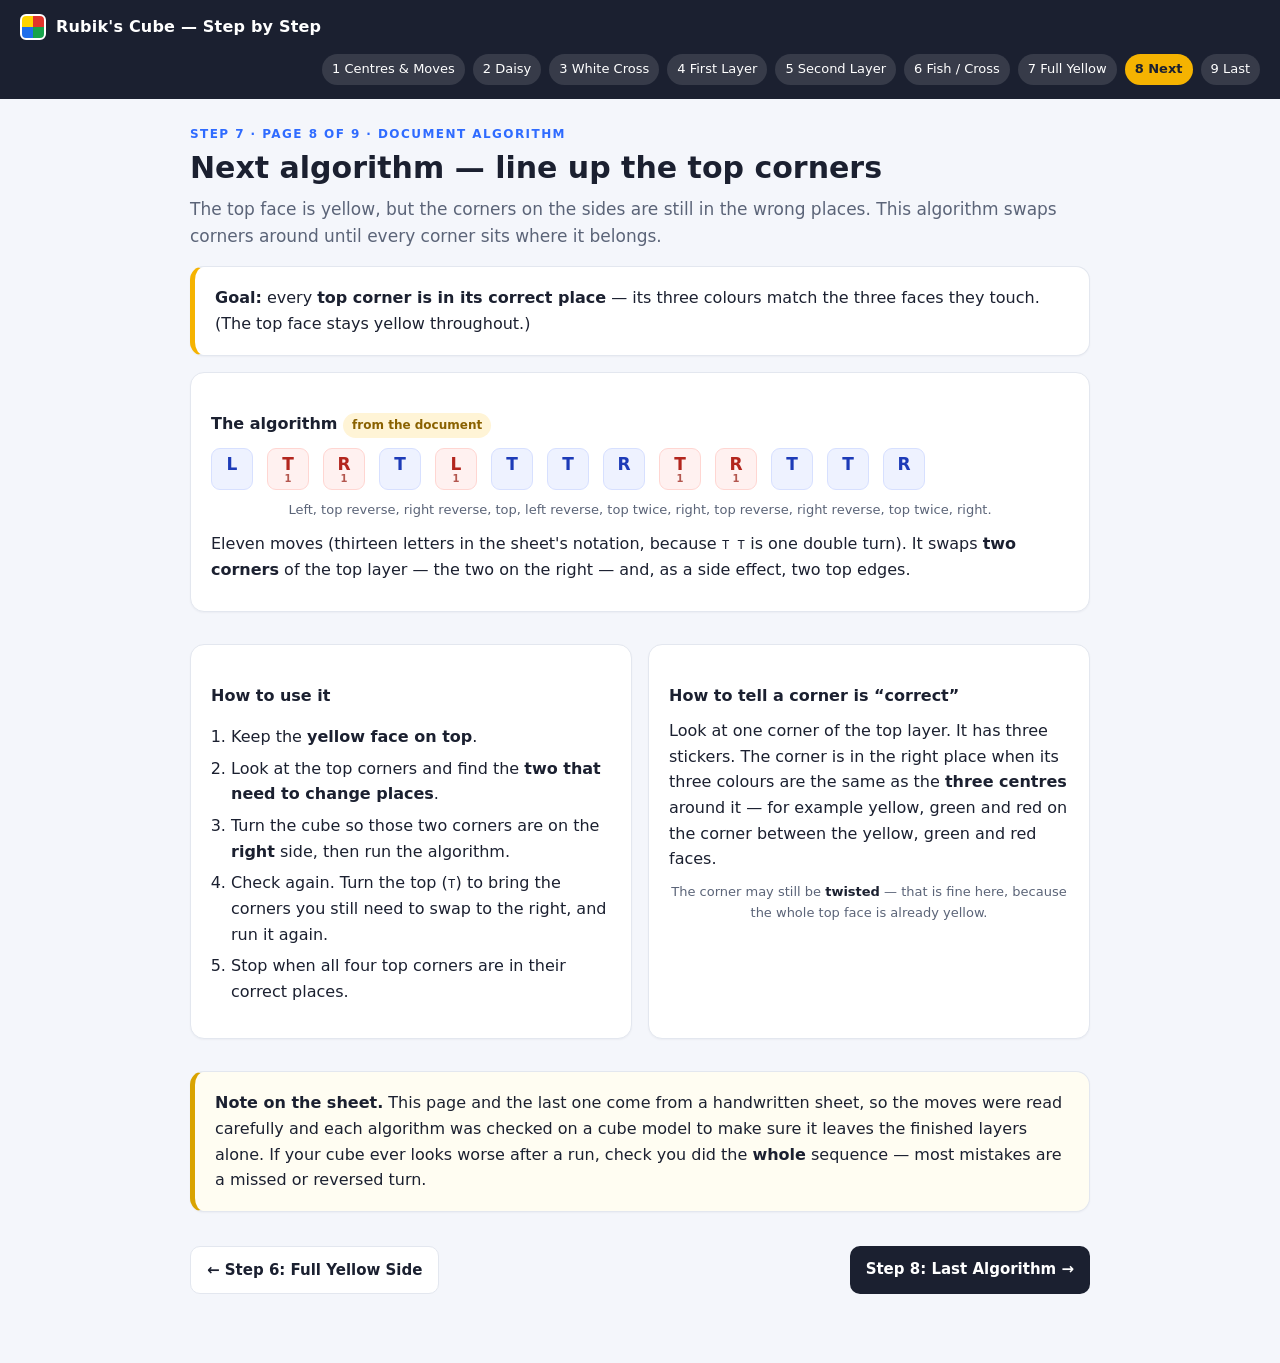
<file: 08-next-algorithm.html>
<!DOCTYPE html>
<html lang="en">
<head>
<meta charset="utf-8">
<meta name="viewport" content="width=device-width, initial-scale=1">
<title>8 · Step 7: Next Algorithm — How to Solve the Rubik's Cube</title>
<link rel="stylesheet" href="style.css">
</head>
<body>
<header class="top">
  <span class="logo"><span class="cube-ico"></span> Rubik's Cube — Step by Step</span>
  <nav>
    <a href="index.html">1 Centres &amp; Moves</a>
    <a href="02-daisy.html">2 Daisy</a>
    <a href="03-white-cross.html">3 White Cross</a>
    <a href="04-first-layer.html">4 First Layer</a>
    <a href="05-second-layer.html">5 Second Layer</a>
    <a href="06-fish-cross.html">6 Fish / Cross</a>
    <a href="07-yellow-side.html">7 Full Yellow</a>
    <a href="08-next-algorithm.html">8 Next</a>
    <a href="09-last-algorithm.html">9 Last</a>
  </nav>
</header>

<main>
  <p class="eyebrow">Step 7 · Page 8 of 9 · Document algorithm</p>
  <h1>Next algorithm — line up the top corners</h1>
  <p class="lead">The top face is yellow, but the corners on the sides are still in the wrong places. This
  algorithm swaps corners around until every corner sits where it belongs.</p>

  <div class="card goal">
    <b>Goal:</b> every <b>top corner is in its correct place</b> — its three colours match the three faces
    they touch. (The top face stays yellow throughout.)
  </div>

  <div class="card">
    <h3>The algorithm <span class="pill doc">from the document</span></h3>
    <div class="alg" id="alg"></div>
    <p class="face-cap">Left, top reverse, right reverse, top, left reverse, top twice, right, top reverse,
    right reverse, top twice, right.</p>
    <p>Eleven moves (thirteen letters in the sheet's notation, because <code>T T</code> is one double turn).
    It swaps <b>two corners</b> of the top layer — the two on the right — and, as a side effect, two top
    edges.</p>
  </div>

  <div class="grid2">
    <div class="card">
      <h3>How to use it</h3>
      <ol class="steps">
        <li>Keep the <b>yellow face on top</b>.</li>
        <li>Look at the top corners and find the <b>two that need to change places</b>.</li>
        <li>Turn the cube so those two corners are on the <b>right</b> side, then run the algorithm.</li>
        <li>Check again. Turn the top (<code>T</code>) to bring the corners you still need to swap to the
            right, and run it again.</li>
        <li>Stop when all four top corners are in their correct places.</li>
      </ol>
    </div>
    <div class="card">
      <h3>How to tell a corner is “correct”</h3>
      <p>Look at one corner of the top layer. It has three stickers. The corner is in the right place when its
      three colours are the same as the <b>three centres</b> around it — for example yellow, green and red on
      the corner between the yellow, green and red faces.</p>
      <p class="face-cap">The corner may still be <b>twisted</b> — that is fine here, because the whole top
      face is already yellow.</p>
    </div>
  </div>

  <div class="card note">
    <b>Note on the sheet.</b> This page and the last one come from a handwritten sheet, so the moves were
    read carefully and each algorithm was checked on a cube model to make sure it leaves the finished layers
    alone. If your cube ever looks worse after a run, check you did the <b>whole</b> sequence — most mistakes
    are a missed or reversed turn.
  </div>

  <div class="steps-nav">
    <a class="ghost" href="07-yellow-side.html">← Step 6: Full Yellow Side</a>
    <a href="09-last-algorithm.html">Step 8: Last Algorithm →</a>
  </div>
</main>

<script src="cube.js"></script>
<script>drawAlg("#alg", "L T1 R1 T L1 T T R T1 R1 T T R");</script>
</body>
</html>
</file>
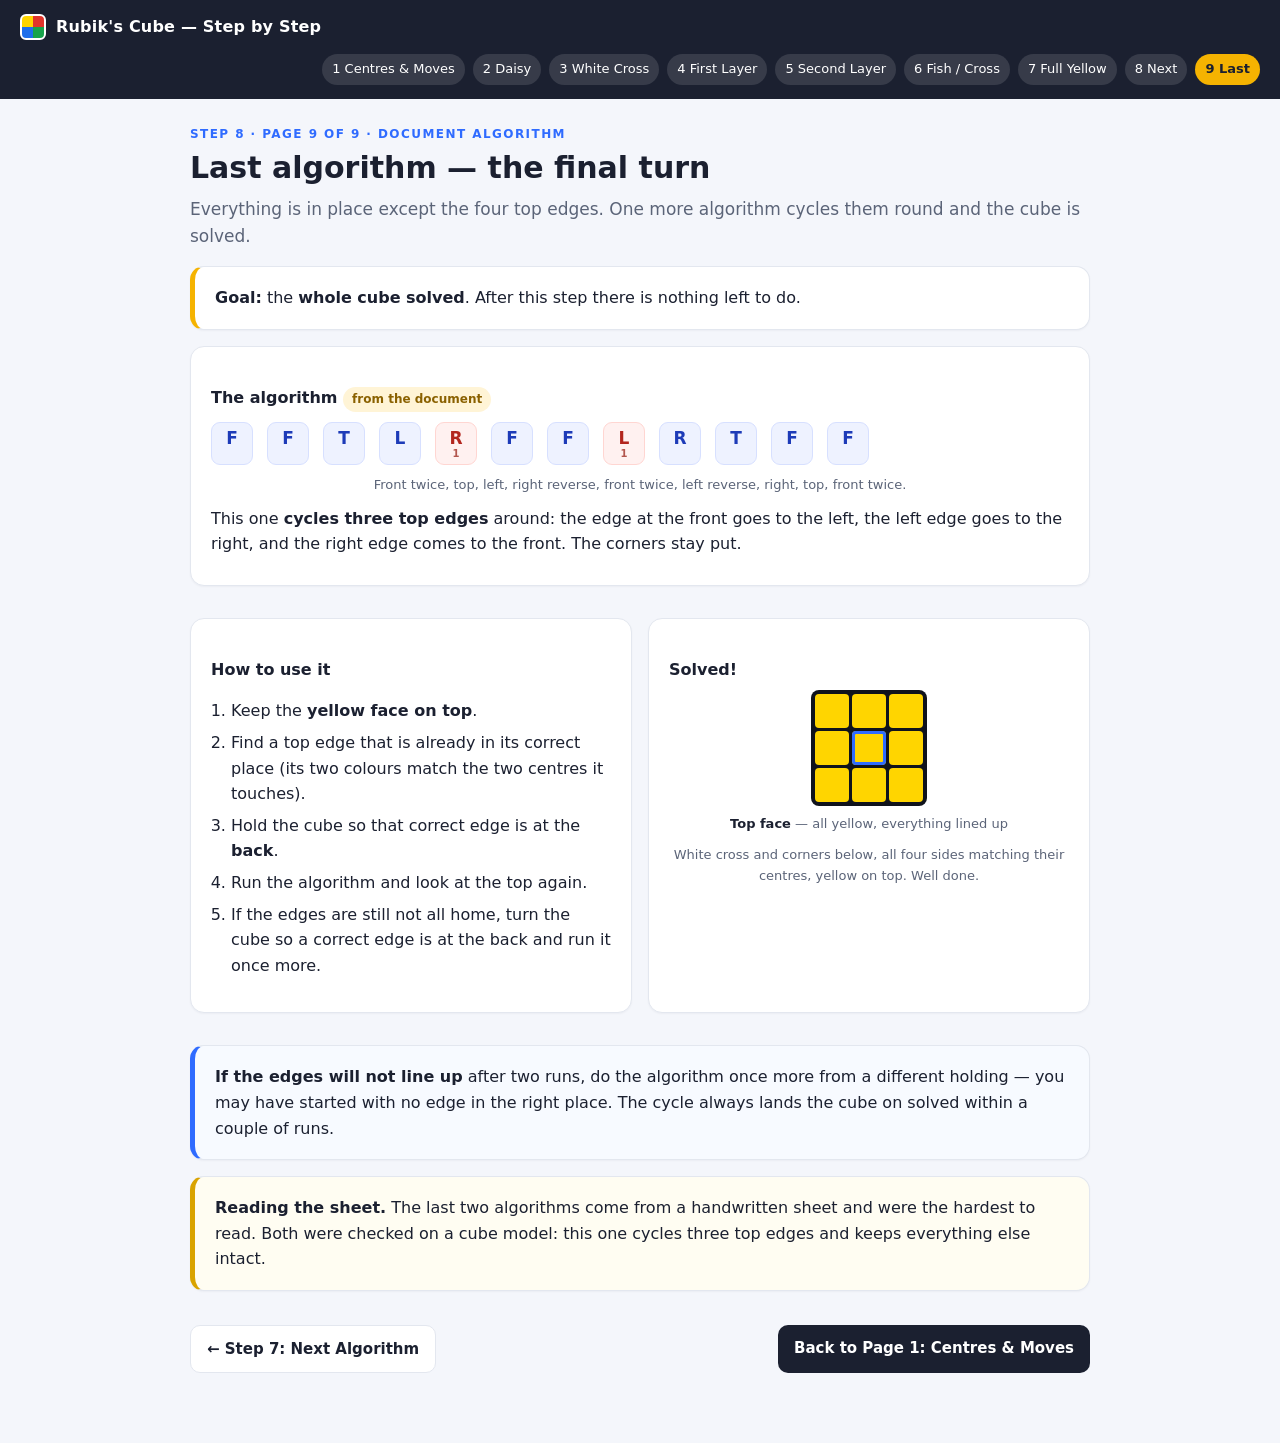
<file: 09-last-algorithm.html>
<!DOCTYPE html>
<html lang="en">
<head>
<meta charset="utf-8">
<meta name="viewport" content="width=device-width, initial-scale=1">
<title>9 · Step 8: Last Algorithm — How to Solve the Rubik's Cube</title>
<link rel="stylesheet" href="style.css">
</head>
<body>
<header class="top">
  <span class="logo"><span class="cube-ico"></span> Rubik's Cube — Step by Step</span>
  <nav>
    <a href="index.html">1 Centres &amp; Moves</a>
    <a href="02-daisy.html">2 Daisy</a>
    <a href="03-white-cross.html">3 White Cross</a>
    <a href="04-first-layer.html">4 First Layer</a>
    <a href="05-second-layer.html">5 Second Layer</a>
    <a href="06-fish-cross.html">6 Fish / Cross</a>
    <a href="07-yellow-side.html">7 Full Yellow</a>
    <a href="08-next-algorithm.html">8 Next</a>
    <a href="09-last-algorithm.html">9 Last</a>
  </nav>
</header>

<main>
  <p class="eyebrow">Step 8 · Page 9 of 9 · Document algorithm</p>
  <h1>Last algorithm — the final turn</h1>
  <p class="lead">Everything is in place except the four top edges. One more algorithm cycles them round and
  the cube is solved.</p>

  <div class="card goal">
    <b>Goal:</b> the <b>whole cube solved</b>. After this step there is nothing left to do.
  </div>

  <div class="card">
    <h3>The algorithm <span class="pill doc">from the document</span></h3>
    <div class="alg" id="alg"></div>
    <p class="face-cap">Front twice, top, left, right reverse, front twice, left reverse, right, top, front
    twice.</p>
    <p>This one <b>cycles three top edges</b> around: the edge at the front goes to the left, the left edge
    goes to the right, and the right edge comes to the front. The corners stay put.</p>
  </div>

  <div class="grid2">
    <div class="card">
      <h3>How to use it</h3>
      <ol class="steps">
        <li>Keep the <b>yellow face on top</b>.</li>
        <li>Find a top edge that is already in its correct place (its two colours match the two centres it
            touches).</li>
        <li>Hold the cube so that correct edge is at the <b>back</b>.</li>
        <li>Run the algorithm and look at the top again.</li>
        <li>If the edges are still not all home, turn the cube so a correct edge is at the back and run it
            once more.</li>
      </ol>
    </div>
    <div class="card">
      <h3>Solved!</h3>
      <div class="face-wrap">
        <div class="face" id="f-top"></div>
        <div class="face-cap"><b>Top face</b> — all yellow, everything lined up</div>
      </div>
      <p class="face-cap">White cross and corners below, all four sides matching their centres, yellow on top.
      Well done.</p>
    </div>
  </div>

  <div class="card tip">
    <b>If the edges will not line up</b> after two runs, do the algorithm once more from a different holding —
    you may have started with no edge in the right place. The cycle always lands the cube on solved within a
    couple of runs.
  </div>

  <div class="card note">
    <b>Reading the sheet.</b> The last two algorithms come from a handwritten sheet and were the hardest to
    read. Both were checked on a cube model: this one cycles three top edges and keeps everything else intact.
  </div>

  <div class="steps-nav">
    <a class="ghost" href="08-next-algorithm.html">← Step 7: Next Algorithm</a>
    <a href="index.html">Back to Page 1: Centres &amp; Moves</a>
  </div>
</main>

<script src="cube.js"></script>
<script>
  drawAlg("#alg", "F F T L R1 F F L1 R T F F");
  drawFace("#f-top", "yyyyyyyyy", [4]);
</script>
</body>
</html>
</file>
<file: style.css>
:root {
  --ink: #1b2030;
  --muted: #5b6478;
  --line: #e3e7ef;
  --card: #ffffff;
  --bg: #f4f6fb;
  --brand: #f5b301;
  --brand-dark: #1b2030;
  --accent: #2f6bff;
  --white: #ffffff;
  --yellow: #ffd500;
  --green: #17a34a;
  --blue: #1f6feb;
  --red: #e0342b;
  --orange: #ff8b1f;
  --gray: #dfe3ea;
}

* { box-sizing: border-box; }

html, body { margin: 0; padding: 0; }

body {
  font-family: "Segoe UI", system-ui, -apple-system, "Helvetica Neue", Arial, sans-serif;
  background: var(--bg);
  color: var(--ink);
  line-height: 1.6;
}

header.top {
  background: var(--brand-dark);
  color: #fff;
  padding: 14px 20px;
  display: flex;
  align-items: center;
  gap: 14px;
  flex-wrap: wrap;
}

header.top .logo {
  display: inline-flex;
  align-items: center;
  gap: 10px;
  font-weight: 700;
  letter-spacing: .2px;
}

header.top .logo .cube-ico {
  width: 26px; height: 26px; border-radius: 6px;
  background: conic-gradient(var(--red) 0 25%, var(--green) 0 50%, var(--blue) 0 75%, var(--yellow) 0 100%);
  border: 2px solid #fff;
}

header.top nav { margin-left: auto; display: flex; gap: 8px; flex-wrap: wrap; }

header.top nav a {
  color: #fff;
  text-decoration: none;
  font-size: 13px;
  padding: 5px 10px;
  border-radius: 999px;
  background: rgba(255,255,255,.12);
}
header.top nav a:hover { background: rgba(255,255,255,.24); }
header.top nav a.active { background: var(--brand); color: #1b2030; font-weight: 700; }

main {
  max-width: 940px;
  margin: 0 auto;
  padding: 26px 20px 70px;
}

.eyebrow {
  text-transform: uppercase;
  letter-spacing: .12em;
  font-size: 12px;
  font-weight: 700;
  color: var(--accent);
  margin: 0 0 6px;
}

h1 { font-size: 30px; margin: 0 0 6px; line-height: 1.2; }
h2 { font-size: 21px; margin: 28px 0 10px; }
h3 { font-size: 16px; margin: 20px 0 8px; }
p { margin: 10px 0; }
.lead { font-size: 17px; color: var(--muted); }

.card {
  background: var(--card);
  border: 1px solid var(--line);
  border-radius: 14px;
  padding: 18px 20px;
  margin: 16px 0;
  box-shadow: 0 1px 2px rgba(16,24,40,.04);
}

.card.goal { border-left: 5px solid var(--brand); }
.card.tip { border-left: 5px solid var(--accent); background: #f7faff; }
.card.note { border-left: 5px solid #d9a300; background: #fffdf2; }

.grid2 { display: grid; grid-template-columns: 1fr 1fr; gap: 16px; }
@media (max-width: 720px) { .grid2 { grid-template-columns: 1fr; } }

/* ---- cube diagrams ---- */
.face-wrap { display: flex; flex-direction: column; align-items: center; gap: 8px; }
.face {
  display: grid;
  grid-template-columns: repeat(3, 34px);
  grid-template-rows: repeat(3, 34px);
  gap: 3px;
  background: #10131c;
  padding: 4px;
  border-radius: 8px;
}
.face .st {
  border-radius: 4px;
  background: var(--gray);
}
.st.w { background: var(--white); }
.st.y { background: var(--yellow); }
.st.g { background: var(--green); }
.st.b { background: var(--blue); }
.st.r { background: var(--red); }
.st.o { background: var(--orange); }
.st.x { background: repeating-linear-gradient(45deg,#e9ecf2,#e9ecf2 5px,#dfe3ea 5px,#dfe3ea 10px); }
.st.hl { outline: 3px solid var(--accent); outline-offset: -3px; }

.face-cap { font-size: 13px; color: var(--muted); text-align: center; }
.face-cap b { color: var(--ink); }

/* unfolded net (page 1) */
.net {
  display: grid;
  grid-template-columns: repeat(12, 26px);
  grid-template-rows: repeat(9, 26px);
  gap: 2px;
}
.net .st { border-radius: 3px; background: var(--gray); }
.net .st.empty { background: transparent; }

/* ---- algorithm chips ---- */
.alg { display: flex; flex-wrap: wrap; gap: 7px; align-items: center; margin: 10px 0; }
.mv {
  display: inline-flex; flex-direction: column; align-items: center;
  min-width: 42px;
  padding: 6px 8px 5px;
  border-radius: 9px;
  background: #eef2ff;
  border: 1px solid #d7e0ff;
  font-weight: 700;
  font-size: 17px;
  color: #1d3bb8;
  line-height: 1.1;
}
.mv small { font-weight: 600; font-size: 10px; color: #5b6bb5; letter-spacing: .02em; }
.mv.prime { background: #fff1f0; border-color: #ffd6d2; color: #b3261e; }
.mv.prime small { color: #b3564e; }
.mv.dbl { background: #f1fbf3; border-color: #cdeed7; color: #15733a; }
.mv.dbl small { color: #2f7d4c; }
.alg .arrow { color: var(--muted); font-size: 13px; }

table.moves { width: 100%; border-collapse: collapse; font-size: 15px; }
table.moves th, table.moves td { text-align: left; padding: 8px 10px; border-bottom: 1px solid var(--line); }
table.moves th { font-size: 13px; text-transform: uppercase; letter-spacing: .06em; color: var(--muted); }
table.moves code {
  background: #eef2ff; color: #1d3bb8; padding: 2px 7px; border-radius: 6px; font-weight: 700;
}

.steps-nav { display: flex; justify-content: space-between; gap: 12px; margin-top: 34px; }
.steps-nav a {
  text-decoration: none; font-weight: 700; color: #fff; background: var(--brand-dark);
  padding: 11px 16px; border-radius: 10px; font-size: 15px;
}
.steps-nav a.ghost { background: #fff; color: var(--brand-dark); border: 1px solid var(--line); }
.steps-nav a:hover { opacity: .92; }
.steps-nav .spacer { flex: 1; }

ol.steps { padding-left: 20px; }
ol.steps li { margin: 6px 0; }

.pill { display: inline-block; font-size: 12px; font-weight: 700; padding: 3px 9px; border-radius: 999px; background: #eef2ff; color: #1d3bb8; }
.pill.doc { background: #fff4d6; color: #8a6100; }
</file>
